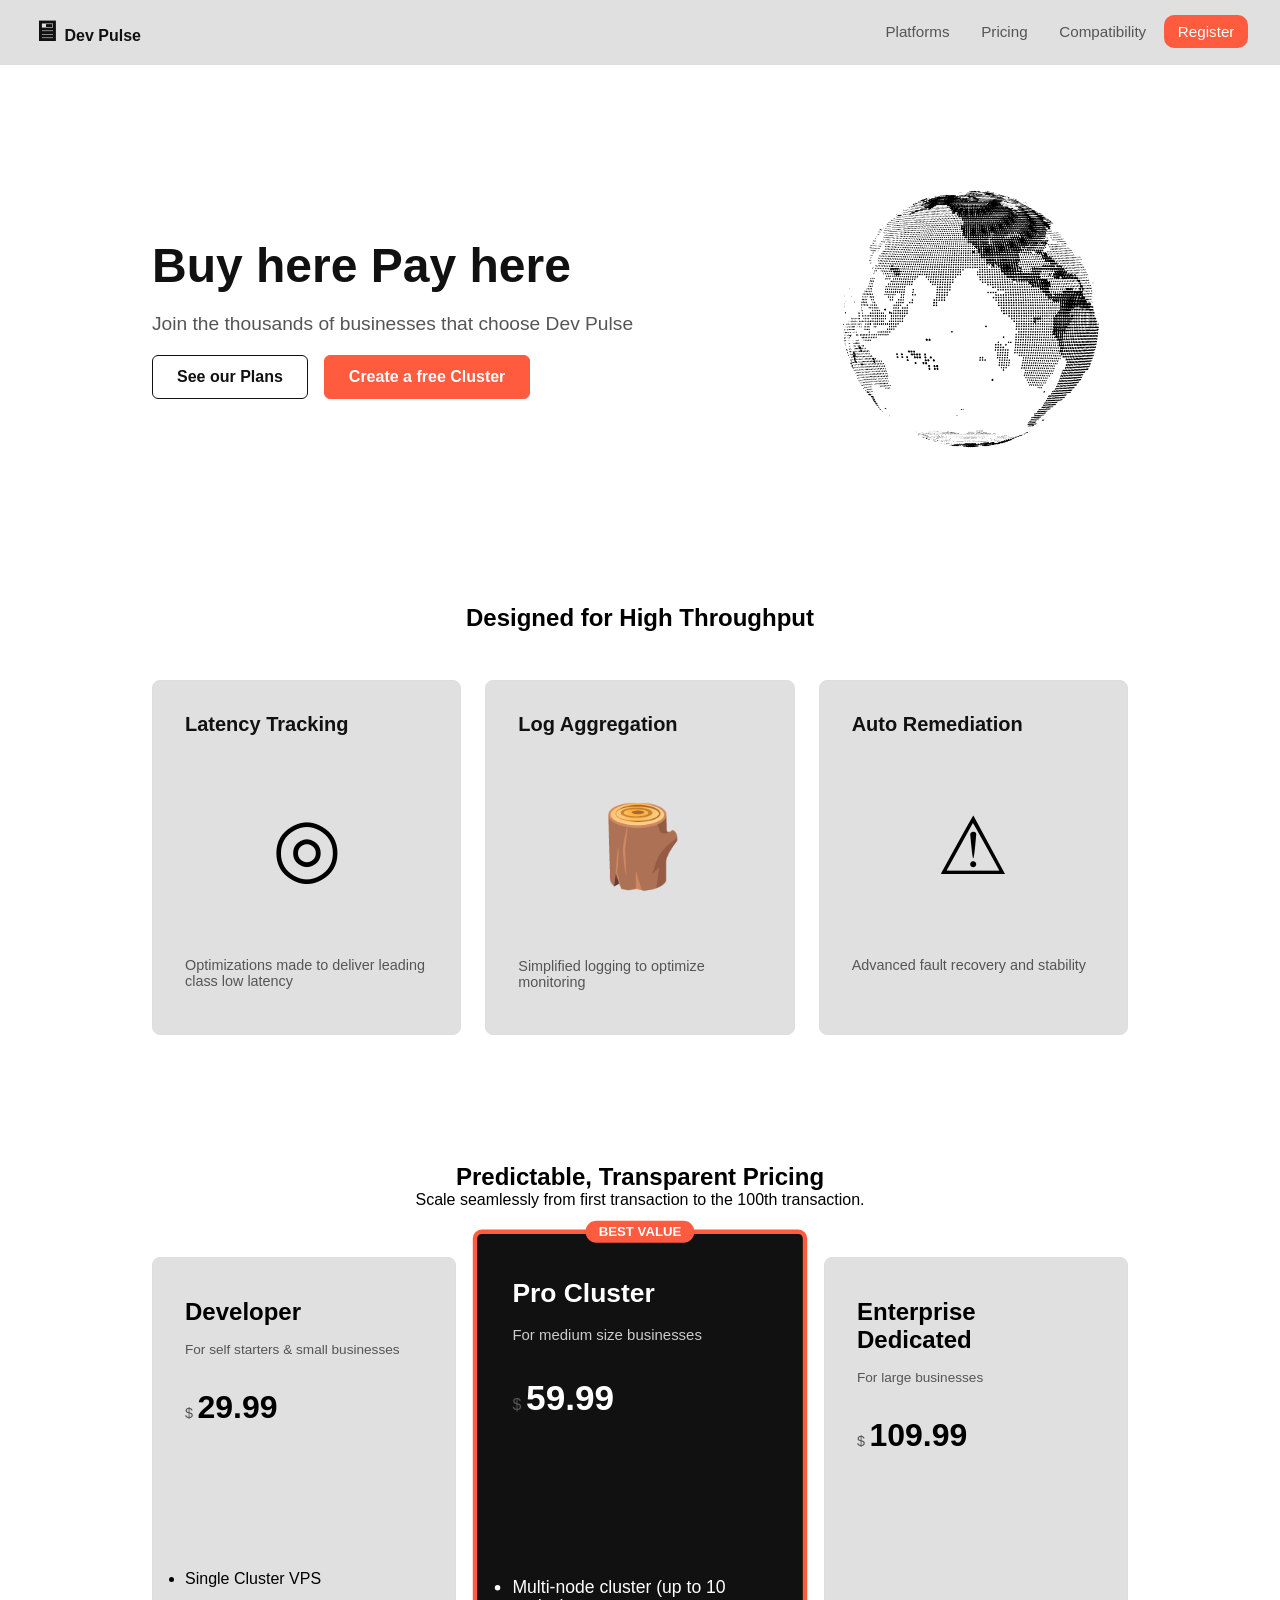
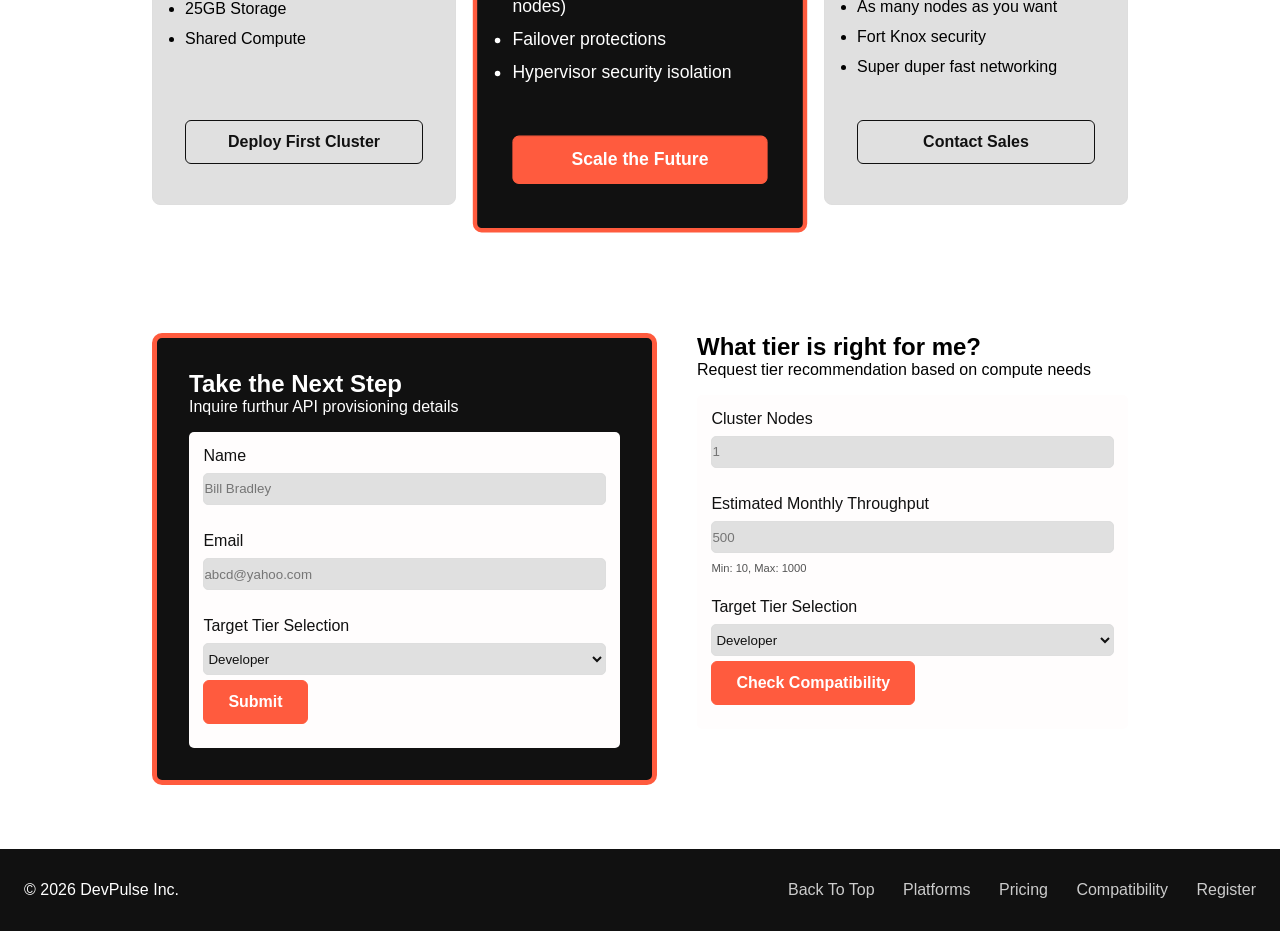
<file: index.html>
<!DOCTYPE html>
<html lang="en">
<head>
    <meta charset="UTF-8">
    <meta name="viewport" content="width=device-width, initial-scale=1.0">
    <title>DevPulse</title>
    <link rel="stylesheet" href="styles.css">
</head>
<body>
    <header class="site-header">
        <a href="#" class="brand-logo" aria-label="Dev Pulse Home Page">
            <span class="logo-icon">&#128421</span> Dev Pulse
        </a>
        <nav class="nav-menu" aria-label="top navigation">
            <a href="#platform" class="nav-link">Platforms</a>
            <a href="#pricing" class="nav-link">Pricing</a>
            <a href="#compatibility" class="nav-link">Compatibility</a>
            <a href="#register" class="nav-link cta">Register</a>
        </nav>
    </header>
    <main>
        <section id="hero" class="section-hero">
            <span class="span-hero-text">
                <h1 class="hero-title">Buy here Pay here</h1>
                <p class="hero-subtitle">Join the thousands of businesses that choose Dev Pulse</p>
                <div class="cta-group">
                    <a href="#pricing" class="btn btn-secondary">See our Plans</a>
                    <a href="#register" class="btn btn-primary">Create a free Cluster</a>
                </div>
            </span>
            <span class="span-hero-gif">
                <img src="assets/agp_studios-earth.gif" alt="Spinning Globe" class="hero-gif">
            </span>
        </section>
        <!-- Platform Banners section -->
        <section id="platform" class="section-container">
            <header class="section-header">
                <h2 class="section-title">Designed for High Throughput</h2>
            </header>
            <div class="platform-grid">
                <article class="platform-banner">
                    <h3 class="platform-title">Latency Tracking</h3>
                    <div class="platform-icon">&#9678</div>
                    <p class="platform-description">Optimizations made to deliver leading class low latency</p>
                </article>
                <article class="platform-banner">
                    <h3 class="platform-title">Log Aggregation</h3>
                    <div class="platform-icon">&#129717</div>
                    <p class="platform-description">Simplified logging to optimize monitoring</p>
                </article>
                <article class="platform-banner">
                    <h3 class="platform-title">Auto Remediation</h3>
                    <div class="platform-icon">&#9888</div>
                    <p class="platform-description">Advanced fault recovery and stability</p>
                </article>
            </div>
        </section>
        <!-- pricing matrix -->
        <section id="pricing" class="section-container">
            <header class="section-header">
                <h2 class="section-title">Predictable, Transparent Pricing</h3>
                <p class="section-subtitle">Scale seamlessly from first transaction to the 100th transaction.</p>
            </header>
            <div class="pricing-grid">
                <article class="pricing-card">
                    <h3 class="tier-name">Developer</h3>
                    <p class="tier-desc">For self starters & small businesses</p>
                    <div class="tier-price">
                        <span class="price-unit">$</span>
                        <span class="price-value">29.99</span>
                    </div>
                    <ul class="tier-features">
                        <li>Single Cluster VPS</li>
                        <li>25GB Storage</li>
                        <li>Shared Compute</li>
                    </ul>
                    <a href="#register" class="btn btn-secondary">Deploy First Cluster</a>
                </article>
                <article class="pricing-card featured">
                    <div class="popular-tag">Best Value</div>
                    <h3 class="tier-name">Pro Cluster</h3>
                    <p class="tier-desc featured">For medium size businesses</p>
                    <div class="tier-price">
                        <span class="price-unit">$</span>
                        <span class="price-value">59.99</span>
                    </div>
                    <ul class="tier-features">
                        <li>Multi-node cluster (up to 10 nodes)</li>
                        <li>Failover protections</li>
                        <li>Hypervisor security isolation</li>
                    </ul>
                    <a href="#register" class="btn btn-primary btn-block">Scale the Future</a>
                </article>
                <article class="pricing-card">
                    <h3 class="tier-name">Enterprise Dedicated</h3>
                    <p class="tier-desc">For large businesses</p>
                    <div class="tier-price">
                        <span class="price-unit">$</span>
                        <span class="price-value">109.99</span>
                    </div>
                    <ul class="tier-features">
                        <li>As many nodes as you want</li>
                        <li>Fort Knox security</li>
                        <li>Super duper fast networking</li>
                    </ul>
                    <a href="#register" class="btn btn-secondary">Contact Sales</a>
                </article>
            </div>
        </section>
        <div class="form-row">
            <!-- Registration section -->
            <section id="register" class="section-form preffered">
                <div class="form-wrapper">
                    <header>
                        <h2 class="section-title">Take the Next Step</h2>
                        <p class="section-subtitle">Inquire furthur API provisioning details</p>
                    </header>
                    <form action="#" method="post" class="lead-form">
                        <div class="form-group">
                            <label for="name" class="form-label">Name</label>
                            <input type="text" name="name" id="name" class="form-control" placeholder="Bill Bradley" required>
                        </div>
                        <div class="form-group">
                            <label for="email" class="form-label">Email</label>
                            <input type="email" name="email" id="email" class="form-control" placeholder="abcd@yahoo.com" required>
                        </div>
                        <div class="form-group">
                            <label for="provision-tier" class="form-label">Target Tier Selection</label>
                            <select name="provision-tier" id="provision-tier" class="form-control">
                                <option value="developer">Developer</option>
                                <option value="pro-cluster">Pro Cluster</option>
                                <option value="enterprise">Enterprise Dedicated</option>
                            </select>
                            <div>
                                <button type="submit" class="btn btn-primary btn-blob btn-lg">Submit</button>
                            </div>
                        </div>
                    </form>
                </div>
            </section>
            <!-- Calculator -->
            <section id="calculator" class="section-form">
                <div class="form-wrapper">
                    <header>
                        <h2 class="section-title">What tier is right for me?</h2>
                        <p class="section-subtitle">Request tier recommendation based on compute needs</p>
                    </header>
                    <form action="#" method="get" class="lead-form">
                        <div class="form-group">
                            <label for="cluster-nodes" class="form-label">Cluster Nodes</label>
                            <input type="number" name="cluster-nodes" id="cluster-nodes" class="form-control" step="1" min="1" max="100" placeholder="1" required>
                        </div>
                        <div class="form-group">
                            <label for="monthly-throughput" class="form-label">Estimated Monthly Throughput</label>
                            <input type="number" name="monthly-throughput" id="monthly-throughput" class="form-control" min="10" max="1000" step="1000" placeholder="500">
                            <span class="input-hint">Min: 10, Max: 1000</span>
                        </div>
                        <div class="form-group">
                            <label for="provision-tier" class="form-label">Target Tier Selection</label>
                            <select name="provision-tier" id="provision-tier" class="form-control">
                                <option value="developer">Developer</option>
                                <option value="pro-cluster">Pro Cluster</option>
                                <option value="enterprise">Enterprise Dedicated</option>
                            </select>
                            <div>
                                <button type="submit" class="btn btn-primary btn-blob btn-lg">Check Compatibility</button>
                            </div>
                        </div>
                    </form>
                </div>
            </section>
        </div>
    </main>
    <footer>
      <div class="footer-container">
        <p class="footer-copy">&copy; 2026 DevPulse Inc.</p>
        <nav class="footer-link-row" aria-label="Footer Navigation Links">
          <a href="#hero" class="footer-link">Back To Top</a>
          <a href="#platform" class="footer-link">Platforms</a>
          <a href="#pricing" class="footer-link">Pricing</a>
          <a href="#compatibility" class="footer-link">Compatibility</a>
          <a href="#register" class="footer-link">Register</a>
        </nav>
      </div>
    </footer>
</body>
</html>
</file>
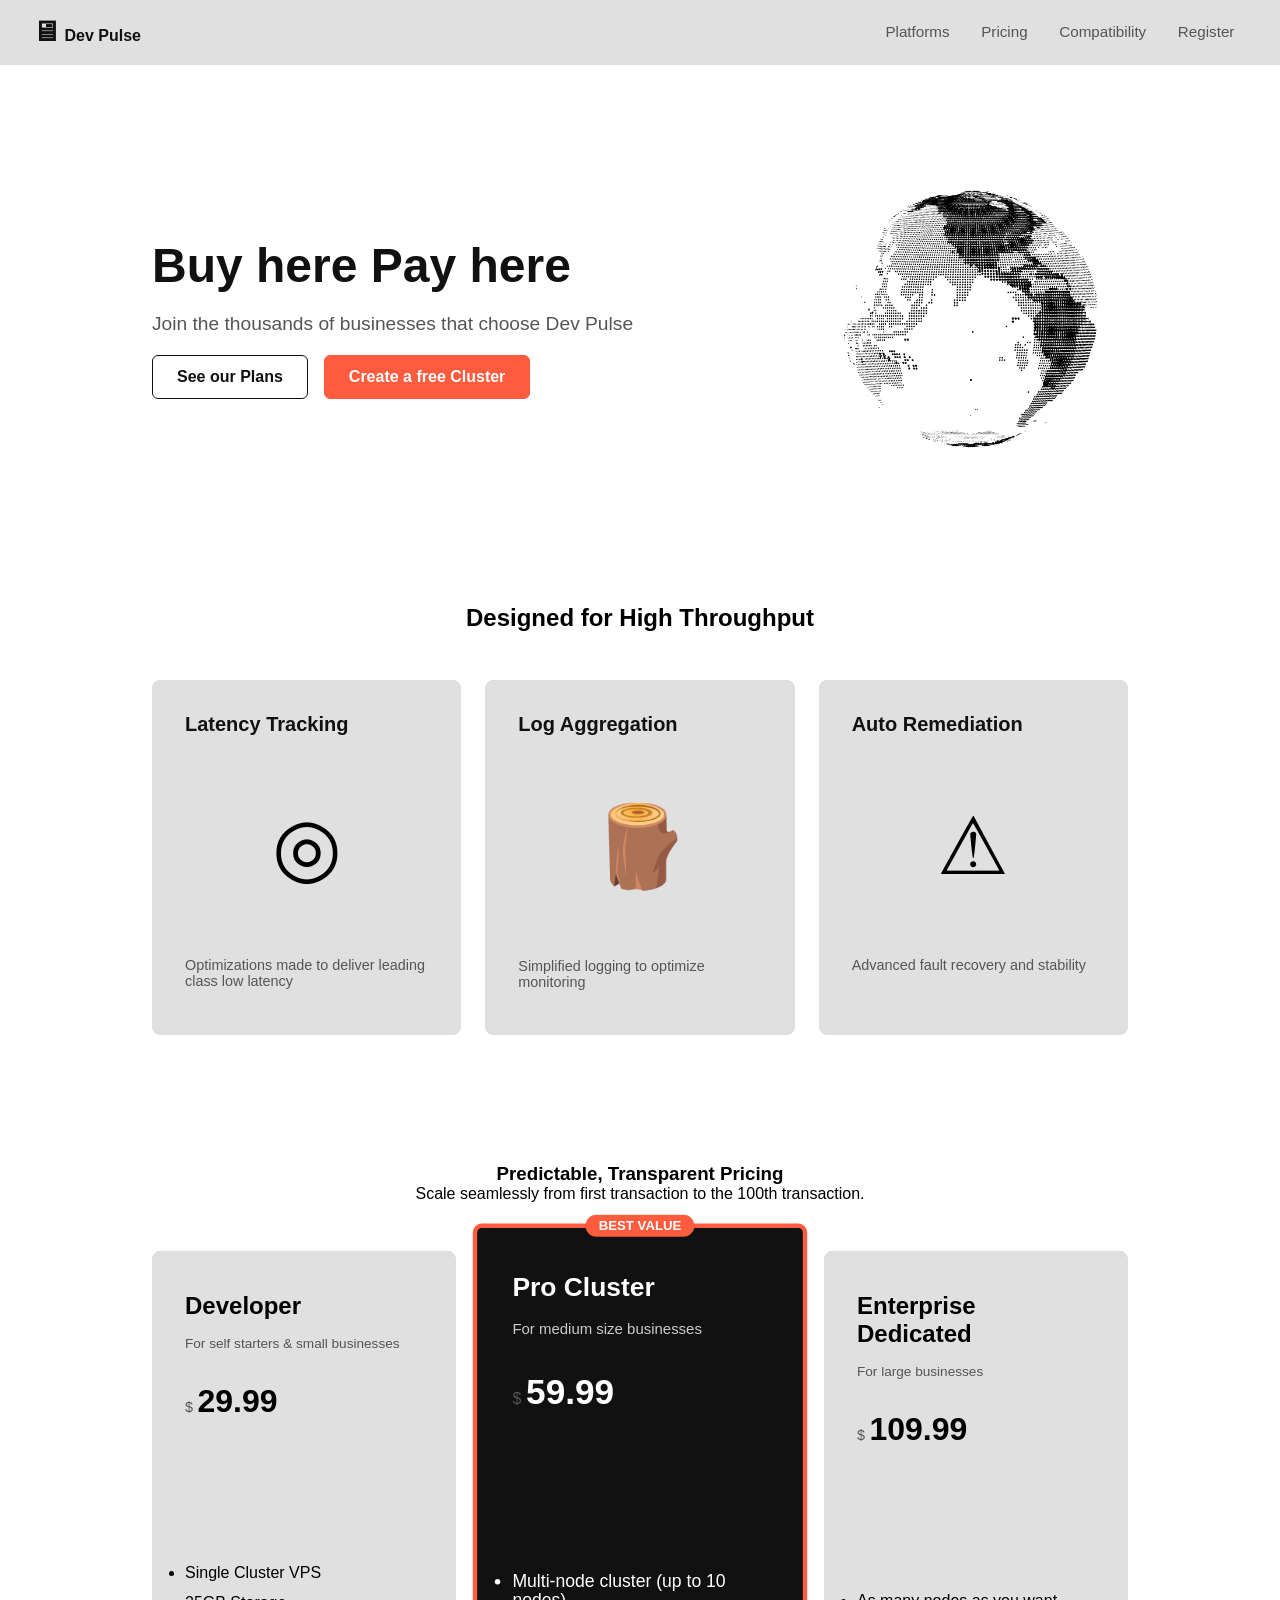
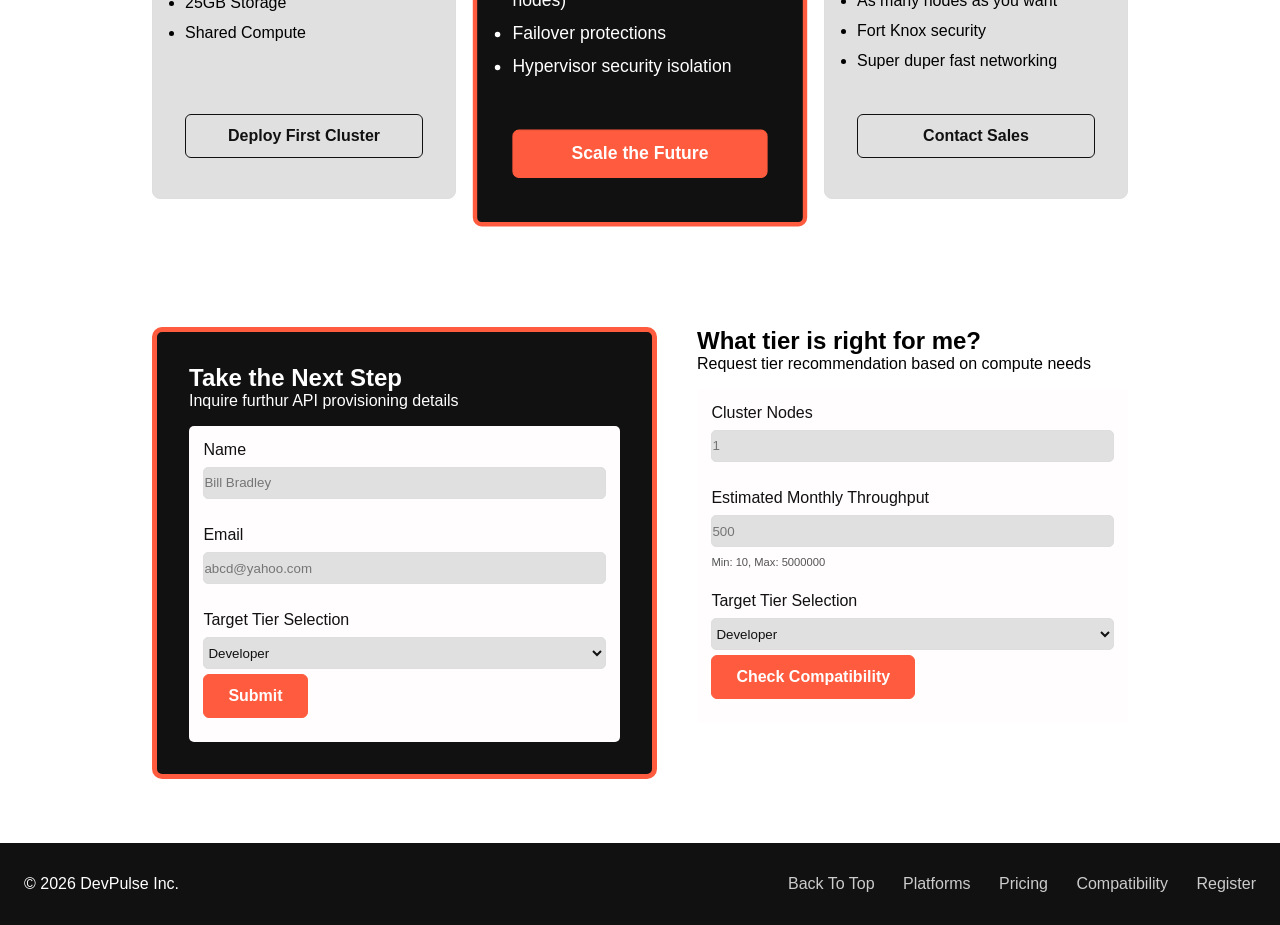
<file: devpulse-dashboard/index.html>
<!DOCTYPE html>
<html lang="en">
<head>
    <meta charset="UTF-8">
    <meta name="viewport" content="width=device-width, initial-scale=1.0">
    <title>DevPulse</title>
    <link rel="stylesheet" href="style.css">
</head>
<body>
    <header class="site-header">
        <a href="#" class="brand-logo" aria-label="Dev Pulse Home Page">
            <span class="logo-icon">&#128421</span> Dev Pulse
        </a>
        <nav class="nav-menu" aria-label="top navigation">
            <a href="#platform" class="nav-link">Platforms</a>
            <a href="#pricing" class="nav-link">Pricing</a>
            <a href="#compatibility" class="nav-link">Compatibility</a>
            <a href="#register" class="nav-link">Register</a>
        </nav>
    </header>
    <main>
        <section id="hero" class="section-hero">
            <span class="span-hero-text">
                <h1 class="hero-title">Buy here Pay here</h1>
                <p class="hero-subtitle">Join the thousands of businesses that choose Dev Pulse</p>
                <div class="cta-group">
                    <a href="#pricing" class="btn btn-secondary">See our Plans</a>
                    <a href="#register" class="btn btn-primary">Create a free Cluster</a>
                </div>
            </span>
            <span class="span-hero-gif">
                <img src="agp_studios-earth.gif" alt="Spinning Globe" class="hero-gif">
            </span>
        </section>
        <!-- Platform Banners section -->
        <section id="platform" class="section-container">
            <header class="section-header">
                <h2 class="section-title">Designed for High Throughput</h2>
            </header>
            <div class="platform-grid">
                <article class="platform-banner">
                    <h3 class="platform-title">Latency Tracking</h3>
                    <div class="platform-icon">&#9678</div>
                    <p class="platform-description">Optimizations made to deliver leading class low latency</p>
                </article>
                <article class="platform-banner">
                    <h3 class="platform-title">Log Aggregation</h3>
                    <div class="platform-icon">&#129717</div>
                    <p class="platform-description">Simplified logging to optimize monitoring</p>
                </article>
                <article class="platform-banner">
                    <h3 class="platform-title">Auto Remediation</h3>
                    <div class="platform-icon">&#9888</div>
                    <p class="platform-description">Advanced fault recovery and stability</p>
                </article>
            </div>
        </section>
        <!-- pricing matrix -->
        <section id="pricing" class="section-container">
            <header class="section-header">
                <h3 class="section-title">Predictable, Transparent Pricing</h3>
                <p class="section-subtitle">Scale seamlessly from first transaction to the 100th transaction.</p>
            </header>
            <div class="pricing-grid">
                <article class="pricing-card">
                    <h3 class="tier-name">Developer</h3>
                    <p class="tier-desc">For self starters & small businesses</p>
                    <div class="tier-price">
                        <span class="price-unit">$</span>
                        <span class="price-value">29.99</span>
                    </div>
                    <ul class="tier-features">
                        <li>Single Cluster VPS</li>
                        <li>25GB Storage</li>
                        <li>Shared Compute</li>
                    </ul>
                    <a href="#register" class="btn btn-secondary">Deploy First Cluster</a>
                </article>
                <article class="pricing-card featured">
                    <div class="popular-tag">Best Value</div>
                    <h3 class="tier-name">Pro Cluster</h3>
                    <p class="tier-desc featured">For medium size businesses</p>
                    <div class="tier-price">
                        <span class="price-unit">$</span>
                        <span class="price-value">59.99</span>
                    </div>
                    <ul class="tier-features">
                        <li>Multi-node cluster (up to 10 nodes)</li>
                        <li>Failover protections</li>
                        <li>Hypervisor security isolation</li>
                    </ul>
                    <a href="#register" class="btn btn-primary btn-block">Scale the Future</a>
                </article>
                <article class="pricing-card">
                    <h3 class="tier-name">Enterprise Dedicated</h3>
                    <p class="tier-desc">For large businesses</p>
                    <div class="tier-price">
                        <span class="price-unit">$</span>
                        <span class="price-value">109.99</span>
                    </div>
                    <ul class="tier-features">
                        <li>As many nodes as you want</li>
                        <li>Fort Knox security</li>
                        <li>Super duper fast networking</li>
                    </ul>
                    <a href="#register" class="btn btn-secondary">Contact Sales</a>
                </article>
            </div>
        </section>
        <div class="form-row">
            <!-- Registration section -->
            <section id="register" class="section-form preffered">
                <div class="form-wrapper">
                    <header>
                        <h2 class="section-title">Take the Next Step</h2>
                        <p class="section-subtitle">Inquire furthur API provisioning details</p>
                    </header>
                    <form action="#" method="post" class="lead-form">
                        <div class="form-group">
                            <label for="name" class="form-label">Name</label>
                            <input type="text" name="name" id="name" class="form-control" placeholder="Bill Bradley" required>
                        </div>
                        <div class="form-group">
                            <label for="email" class="form-label">Email</label>
                            <input type="email" name="email" id="email" class="form-control" placeholder="abcd@yahoo.com" required>
                        </div>
                        <div class="form-group">
                            <label for="provision-tier" class="form-label">Target Tier Selection</label>
                            <select name="provision-tier" id="provision-tier" class="form-control">
                                <option value="developer">Developer</option>
                                <option value="pro-cluster">Pro Cluster</option>
                                <option value="enterprise">Enterprise Dedicated</option>
                            </select>
                            <div>
                                <button type="submit" class="btn btn-primary btn-blob btn-lg">Submit</button>
                            </div>
                        </div>
                    </form>
                </div>
            </section>
            <!-- Calculator -->
            <section id="calculator" class="section-form">
                <div class="form-wrapper">
                    <header>
                        <h2 class="section-title">What tier is right for me?</h2>
                        <p class="section-subtitle">Request tier recommendation based on compute needs</p>
                    </header>
                    <form action="#" method="get" class="lead-form">
                        <div class="form-group">
                            <label for="cluster-nodes" class="form-label">Cluster Nodes</label>
                            <input type="number" name="cluster-nodes" id="cluster-nodes" class="form-control" step="1" min="1" max="5000" placeholder="1" required>
                        </div>
                        <div class="form-group">
                            <label for="monthly-throughput" class="form-label">Estimated Monthly Throughput</label>
                            <input type="number" name="monthly-throughput" id="monthly-throughput" class="form-control" min="10" max="5000000" step="1000" placeholder="500">
                            <span class="input-hint">Min: 10, Max: 5000000</span>
                        </div>
                        <div class="form-group">
                            <label for="provision-tier" class="form-label">Target Tier Selection</label>
                            <select name="provision-tier" id="provision-tier" class="form-control">
                                <option value="developer">Developer</option>
                                <option value="pro-cluster">Pro Cluster</option>
                                <option value="enterprise">Enterprise Dedicated</option>
                            </select>
                            <div>
                                <button type="submit" class="btn btn-primary btn-blob btn-lg">Check Compatibility</button>
                            </div>
                        </div>
                    </form>
                </div>
            </section>
        </div>
    </main>
    <footer>
      <div class="footer-container">
        <p class="footer-copy">&copy; 2026 DevPulse Inc.</p>
        <nav class="footer-link-row" aria-label="Footer Navigation Links">
          <a href="#hero" class="footer-link">Back To Top</a>
          <a href="#platform" class="footer-link">Platforms</a>
          <a href="#pricing" class="footer-link">Pricing</a>
          <a href="#compatibility" class="footer-link">Compatibility</a>
          <a href="#register" class="footer-link">Register</a>
        </nav>
      </div>
    </footer>
</body>
</html>
</file>
<file: styles.css>
/* Reset browser styling */
*, *::before, *::after{
    box-sizing: border-box;
    padding: 0;
    margin: 0;
}

/* CSS variables */
:root{
    --primary: #111111;
    --text-main: #111111;
    --text-muted: #555555;
    --border-color: #DEDEDE;
    --accent-color: #FF5B3E;
    --accent-color-hover: #e04b30;
    --surface-color: #FFD84D;
    --background-color: #e0e0e0;
    --form-background-color: #fffdfd;
    --transition-speed: 0.2;

    --font-heading: 'Space Grotesk', -apple-system, BlinkMacSystemFont, "Segoe UI", sans-serif;
    --font-body: 'DM Sans', -apple-system, BlinkMacSystemFont, "Segoe UI", sans-serif;
    --transition-speed: 0.2s;

    scroll-behavior: smooth;
    font-family: var(--font-body);
}

.site-header{
    position: sticky;
    top: 0;
    z-index: 1000;
    display: flex;
    justify-content: space-between;
    align-items: center;
    padding: 1rem 2rem;
    background-color: var(--background-color);
    border-bottom: 1px solid var(--border-color);
}

.logo-icon{
    font-size: 1.75rem;
    font-weight: 600;
    color: var(--primary);
    gap: 0.5rem;
}

.brand-logo{
    font-size: 1rem;
    font-weight: 800;
    color: var(--primary);
    text-decoration: none;
}

.nav-link{
    color: var(--text-muted);
    text-decoration: none;
    font-size: 0.95rem;
    font-weight: 500;
    transition: 
    color var(--transition-speed),
    padding var(--transition-speed);
    padding: 0.5rem 0.85rem;
}

.nav-link:hover{
    color: var(--accent-color);
    padding-left: 1.5rem;
    padding-right: 1.5rem;
}

.nav-link.cta{
    color: #fff;
    background-color: var(--accent-color);
    border-radius: 10px;
}

.nav-link.cta:hover{
    color: var(--primary);
}

/* Hero section */
.section-hero{
    display: flex;
    flex-direction: row;
    align-items: center;
    justify-content: space-between;
    padding: 6rem 1.5rem 4rem 1.5rem;
    max-width: 80%;
    margin: 0 auto; /* Will center an element on page, only works if you have width or max-width declared in this block*/
    gap: 2rem;
}

.span-hero-text{
    flex: 2;
}

.span-hero-gif{
    flex: 1;
}

.hero-gif{
    max-width: 100%;
    height: auto;
    display: block;
}

.hero-title{
    font-size: 3rem;
    line-height: 1.15;
    font-weight: 800;
    margin-bottom: 1.25rem;
    font-family: var(--font-heading);
    color: var(--primary);
}

.hero-subtitle{
    font-size: 1.2rem;
    color: var(--text-muted);
    margin-bottom: 1.25rem;
}

.cta-group{
    display: flex;
    gap: 1rem;
}

.section-header{
    text-align: center;
    margin-bottom: 3rem;
}

/* Platform Banners Section */
.section-container{
    max-width: 80%;
    margin: 0 auto;
    padding: 4rem 1.5rem;
}

.platform-grid{
    display: grid;
    grid-template-columns: repeat(auto-fit, minmax(280px, 1fr));
    gap: 1.5rem;
}

.platform-banner{
    background-color: var(--background-color);
    border: 1px solid var(--border-color);
    padding: 2rem;
    border-radius: 8px;
    display: flex;
    flex-direction: column;
    transition: transform var(--transition-speed), border var(--transition-speed);
}

.platform-banner:hover{
    transform: scale(1.04);
    border: 3px solid var(--primary);
}

.platform-title{
    font-size: 1.25rem;
    margin-bottom: 4rem;
    color: var(--text-main);
}

.platform-icon{
    font-size: 5rem;
    max-width: 50%;
    margin: 0 auto;
    margin-bottom: 4rem;
    transition: transform var(--transition-speed);
}

.platform-icon:hover{
    transform: scale(1.10);
}

.platform-description{
    font-size: 0.9rem;
    margin-bottom: 0.8rem;
    color: var(--text-muted);
}

/* Pricing matrix */
.pricing-grid{
    display: grid;
    grid-template-columns: repeat(auto-fit, minmax(280px, 1fr));
    gap: 2rem;
    align-items: stretch;
}

.pricing-card{
    background-color: var(--background-color);
    border: 1px solid var(--border-color);
    padding: 2.5rem 2rem;
    border-radius: 8px;
    display: flex;
    flex-direction: column;
    position: relative;
    transition: transform var(--transition-speed);
}

.pricing-card.featured{
    border: 4px solid var(--accent-color);
    background-color: var(--primary);
    transform: scale(1.1);
    color: #fff;
}

.popular-tag{
    position: absolute;
    top: -12px;
    left: 50%;
    transform: translateX(-50%);
    background-color: var(--accent-color);
    color: #fff;
    font-size: 0.75rem;
    font-weight: 700;
    padding: 0.2rem 0.75rem;
    border-radius: 9999px;
    text-transform: uppercase;
}

.tier-name{
    font-size: 1.5rem;
    margin-bottom: 1rem;
    font-family: var(--font-heading);
}

.tier-desc{
    color: var(--text-muted);
    font-size: 0.85rem;
    margin-bottom: 2rem;
    transition: color var(--transition-speed);
}

.tier-desc.featured{
    color: #cbcbcb;
}

.tier-price{
    margin-bottom: 9rem;
}

.price-unit{
    color: var(--text-muted);
    font-size: 0.9rem;
}

.price-value{
    font-size: 2rem;
    font-weight: 800;
}

.tier-features{
    margin-bottom: 2rem;
    flex-grow: 1; /* pushes button to bottum evenly */
}

.tier-features li{
    margin-bottom: 0.75rem;
}

/* calculator form */
.form-row{
    max-width: 80%;
    margin: 0 auto;
    padding: 4rem 1.5rem;
    display: flex;
    flex-direction: row;
    gap: 2.5rem;
}

.section-form.preffered{
    padding: 2rem 2rem;
    background-color: var(--primary);
    border: solid 5px var(--accent-color);
    border-radius: 10px;
    color: #fff;
}

.section-form{
    flex: 1;
    flex-direction: column;
}

.lead-form{
    margin-top: 1rem;
    border-radius: 5px;
    background-color: var(--form-background-color);
    padding: 0.5rem;
}

.form-group{
    max-width: 100%;
    margin: 0 auto;
    padding: 0.4rem;
    margin-bottom: 0.6rem;
}

.form-label{
    display: block;
    margin-bottom: 0.5rem;
    color: var(--text-main);
}

.input-hint{
    font-size: 0.7rem;
    color: var(--text-muted)
}

.form-control{
    background-color: var(--background-color);
    color: var(--text-main);
    width: 100%;
    height: 2rem;
    border-radius: 5px;
    margin-bottom: 0.3rem;
    border: 1px solid var(--border-color);
}

.form-control:focus{
    outline: none;
    border-color: var(--primary);
}

/* Buttons */
.btn{
    display: inline-flex;
    align-items: center;
    justify-content: center;
    /* top right bottum left */
    /* [top/bottum]rem [bottum/left]rem */
    /* [top/bottum/left/right]rem */
    padding: 0.75rem 1.5rem;
    font-size: 1rem;
    font-weight: 600;
    text-decoration: none;
    border-radius: 6px;
    border: 1px solid;
    cursor: pointer;
    transition: 
    background-color var(--transition-speed), 
    transform var(--transition-speed), 
    border-color var(--transition-speed);
}

/* for keyboard browsing using tab key */
.btn:focus-visible{
    outline: 2px solid var(--primary);
    outline-offset: 3px;
}

.btn-primary{
    background-color: var(--accent-color);
    color: #fff;
    border-color: var(--accent-color);
}

.btn-primary:hover{
    background-color: var(--accent-color-hover);
    transform: scale(1.08);
}

.btn-secondary{
    background-color: transparent;
    color: var(--primary);
    border-color: var(--primary);
}

.btn-secondary:hover{
    background-color: var(--primary);
    border-color: #fff;
    color: #fff;
}

.btn-outline{
    background-color: transparent;
    color: var(--primary);
    border-color: var(--border-color);
}

.btn-outline:hover{
    background-color: var(--primary);
    color: #fff;
    border-color: var(--primary);
}

/* Footer */
.footer-container{
    display: flex;
    justify-content: space-between;
    background-color: var(--primary);
}

.footer-copy{
    color: #fff;
    padding: 2rem 1.5rem;
}

.footer-link-row{
    padding: 2rem 1.5rem;
}

.footer-link{
    color: #ccc;
    text-decoration: none;
    margin-left: 1.5rem;
}

.footer-link:hover{
    color: var(--surface-color);
}

@media (max-width: 768px) {
    .site-header{
        flex-direction: column;
        gap: 1rem;
    }

    .section-hero{
        flex-direction: column;
        text-align: center;
        gap: 3rem;
    }

    .cta-group{
        justify-content: center;
    }

    .pricing-card.featured{
        transform: scale(1.02);
    }

    .tier-price{
        margin-bottom: 0.5rem;
    }

    .platform-title{
        font-size: 1rem;
        margin-bottom: 0.2rem;
    }

    .platform-icon{
        font-size: 2rem;
        margin-bottom: 0.4rem;
    }

    .platform-description{
        font-size: 0.7rem;
        margin-bottom: 0.2rem;
    }

    .form-row{
        flex-direction: column;
    }
}
</file>
<file: devpulse-dashboard/style.css>
/* Reset browser styling */
*, *::before, *::after{
    box-sizing: border-box;
    padding: 0;
    margin: 0;
}

/* CSS variables */
:root{
    --primary: #111111;
    --text-main: #111111;
    --text-muted: #555555;
    --border-color: #DEDEDE;
    --accent-color: #FF5B3E;
    --accent-color-hover: #e04b30;
    --surface-color: #FFD84D;
    --background-color: #e0e0e0;
    --form-background-color: #fffdfd;
    --font-family: -apple-system, BlinkMacSystemFont, "Segoe UI", Arial, sans-serif;
    --transition-speed: 0.2;

    --font-heading: 'Space Grotesk', -apple-system, BlinkMacSystemFont, "Segoe UI", sans-serif;
    --font-body: 'DM Sans', -apple-system, BlinkMacSystemFont, "Segoe UI", sans-serif;
    --transition-speed: 0.2s;

    scroll-behavior: smooth;
    font-family: var(--font-body);
}

.site-header{
    position: sticky;
    top: 0;
    z-index: 1000;
    display: flex;
    justify-content: space-between;
    align-items: center;
    padding: 1rem 2rem;
    background-color: var(--background-color);
    border-bottom: 1px solid var(--border-color);
}

.logo-icon{
    font-size: 1.75rem;
    font-weight: 600;
    color: var(--primary);
    gap: 0.5rem;
}

.brand-logo{
    font-size: 1rem;
    font-weight: 800;
    color: var(--primary);
    text-decoration: none;
}

.nav-link{
    color: var(--text-muted);
    text-decoration: none;
    font-size: 0.95rem;
    font-weight: 500;
    transition: 
    color var(--transition-speed),
    padding var(--transition-speed);
    padding: 0.5rem 0.85rem;
}

.nav-link:hover{
    color: var(--accent-color);
    padding-left: 1.5rem;
    padding-right: 1.5rem;
}

/* Hero section */
.section-hero{
    display: flex;
    flex-direction: row;
    align-items: center;
    justify-content: space-between;
    padding: 6rem 1.5rem 4rem 1.5rem;
    max-width: 80%;
    margin: 0 auto; /* Will center an element on page, only works if you have width or max-width declared in this block*/
    gap: 2rem;
}

.span-hero-text{
    flex: 2;
}

.span-hero-gif{
    flex: 1;
}

.hero-gif{
    max-width: 100%;
    height: auto;
    display: block;
}

.hero-title{
    font-size: 3rem;
    line-height: 1.15;
    font-weight: 800;
    margin-bottom: 1.25rem;
    font-family: var(--font-heading);
    color: var(--primary);
}

.hero-subtitle{
    font-size: 1.2rem;
    color: var(--text-muted);
    margin-bottom: 1.25rem;
}

.cta-group{
    display: flex;
    gap: 1rem;
}

.section-header{
    text-align: center;
    margin-bottom: 3rem;
}

/* Platform Banners Section */
.section-container{
    max-width: 80%;
    margin: 0 auto;
    padding: 4rem 1.5rem;
}

.platform-grid{
    display: grid;
    grid-template-columns: repeat(auto-fit, minmax(280px, 1fr));
    gap: 1.5rem;
}

.platform-banner{
    background-color: var(--background-color);
    border: 1px solid var(--border-color);
    padding: 2rem;
    border-radius: 8px;
    display: flex;
    flex-direction: column;
    transition: transform var(--transition-speed), border var(--transition-speed);
}

.platform-banner:hover{
    transform: scale(1.04);
    border: 3px solid var(--primary);
}

.platform-title{
    font-size: 1.25rem;
    margin-bottom: 4rem;
    color: var(--text-main);
}

.platform-icon{
    font-size: 5rem;
    max-width: 50%;
    margin: 0 auto;
    margin-bottom: 4rem;
    transition: transform var(--transition-speed);
}

.platform-icon:hover{
    transform: scale(1.10);
}

.platform-description{
    font-size: 0.9rem;
    margin-bottom: 0.8rem;
    color: var(--text-muted);
}

/* Pricing matrix */
.pricing-grid{
    display: grid;
    grid-template-columns: repeat(auto-fit, minmax(280px, 1fr));
    gap: 2rem;
    align-items: stretch;
}

.pricing-card{
    background-color: var(--background-color);
    border: 1px solid var(--border-color);
    padding: 2.5rem 2rem;
    border-radius: 8px;
    display: flex;
    flex-direction: column;
    position: relative;
    transition: transform var(--transition-speed);
}

.pricing-card.featured{
    border: 4px solid var(--accent-color);
    background-color: var(--primary);
    transform: scale(1.1);
    color: #fff;
}

.popular-tag{
    position: absolute;
    top: -12px;
    left: 50%;
    transform: translateX(-50%);
    background-color: var(--accent-color);
    color: #fff;
    font-size: 0.75rem;
    font-weight: 700;
    padding: 0.2rem 0.75rem;
    border-radius: 9999px;
    text-transform: uppercase;
}

.tier-name{
    font-size: 1.5rem;
    margin-bottom: 1rem;
    font-family: var(--font-heading);
}

.tier-desc{
    color: var(--text-muted);
    font-size: 0.85rem;
    margin-bottom: 2rem;
    transition: color var(--transition-speed);
}

.tier-desc.featured{
    color: #cbcbcb;
}

.tier-price{
    margin-bottom: 9rem;
}

.price-unit{
    color: var(--text-muted);
    font-size: 0.9rem;
}

.price-value{
    font-size: 2rem;
    font-weight: 800;
}

.tier-features{
    margin-bottom: 2rem;
    flex-grow: 1; /* pushes button to bottum evenly */
}

.tier-features li {
    margin-bottom: 0.75rem;
}

/* calculator form */
.form-row{
    max-width: 80%;
    margin: 0 auto;
    padding: 4rem 1.5rem;
    display: flex;
    flex-direction: row;
    gap: 2.5rem;
}

.section-form.preffered{
    padding: 2rem 2rem;
    background-color: var(--primary);
    border: solid 5px var(--accent-color);
    border-radius: 10px;
    color: #fff;
}

.section-form{
    flex: 1;
    flex-direction: column;
}

.lead-form{
    margin-top: 1rem;
    border-radius: 5px;
    background-color: var(--form-background-color);
    padding: 0.5rem;
}

.form-group{
    max-width: 100%;
    margin: 0 auto;
    padding: 0.4rem;
    margin-bottom: 0.6rem;
}

.form-label{
    display: block;
    margin-bottom: 0.5rem;
    color: var(--text-main);
}

.input-hint{
    font-size: 0.7rem;
    color: var(--text-muted)
}

.form-control{
    background-color: var(--background-color);
    color: var(--text-main);
    width: 100%;
    height: 2rem;
    border-radius: 5px;
    margin-bottom: 0.3rem;
    border: 1px solid var(--border-color);
}

.form-control:focus{
    outline: none;
    border-color: var(--primary);
}

/* Buttons */
.btn{
    display: inline-flex;
    align-items: center;
    justify-content: center;
    /* top right bottum left */
    /* [top/bottum]rem [bottum/left]rem */
    /* [top/bottum/left/right]rem */
    padding: 0.75rem 1.5rem;
    font-size: 1rem;
    font-weight: 600;
    text-decoration: none;
    border-radius: 6px;
    border: 1px solid;
    cursor: pointer;
    transition: 
    background-color var(--transition-speed), 
    transform var(--transition-speed), 
    border-color var(--transition-speed);
}

/* for keyboard browsing using tab key */
.btn:focus-visible{
    outline: 2px solid var(--primary);
    outline-offset: 3px;
}

.btn-primary{
    background-color: var(--accent-color);
    color: #fff;
    border-color: var(--accent-color);
}

.btn-primary:hover{
    background-color: var(--accent-color-hover);
    transform: scale(1.08);
}

.btn-secondary{
    background-color: transparent;
    color: var(--primary);
    border-color: var(--primary);
}

.btn-secondary:hover{
    background-color: var(--primary);
    border-color: #fff;
    color: #fff;
}

.btn-outline{
    background-color: transparent;
    color: var(--primary);
    border-color: var(--border-color);
}

.btn-outline:hover{
    background-color: var(--primary);
    color: #fff;
    border-color: var(--primary);
}

/* Footer */
.footer-container{
    display: flex;
    justify-content: space-between;
    background-color: var(--primary);
}

.footer-copy{
    color: #fff;
    padding: 2rem 1.5rem;
}

.footer-link-row{
    padding: 2rem 1.5rem;
}

.footer-link{
    color: #ccc;
    text-decoration: none;
    margin-left: 1.5rem;
}

.footer-link:hover{
    color: var(--surface-color);
}
</file>
